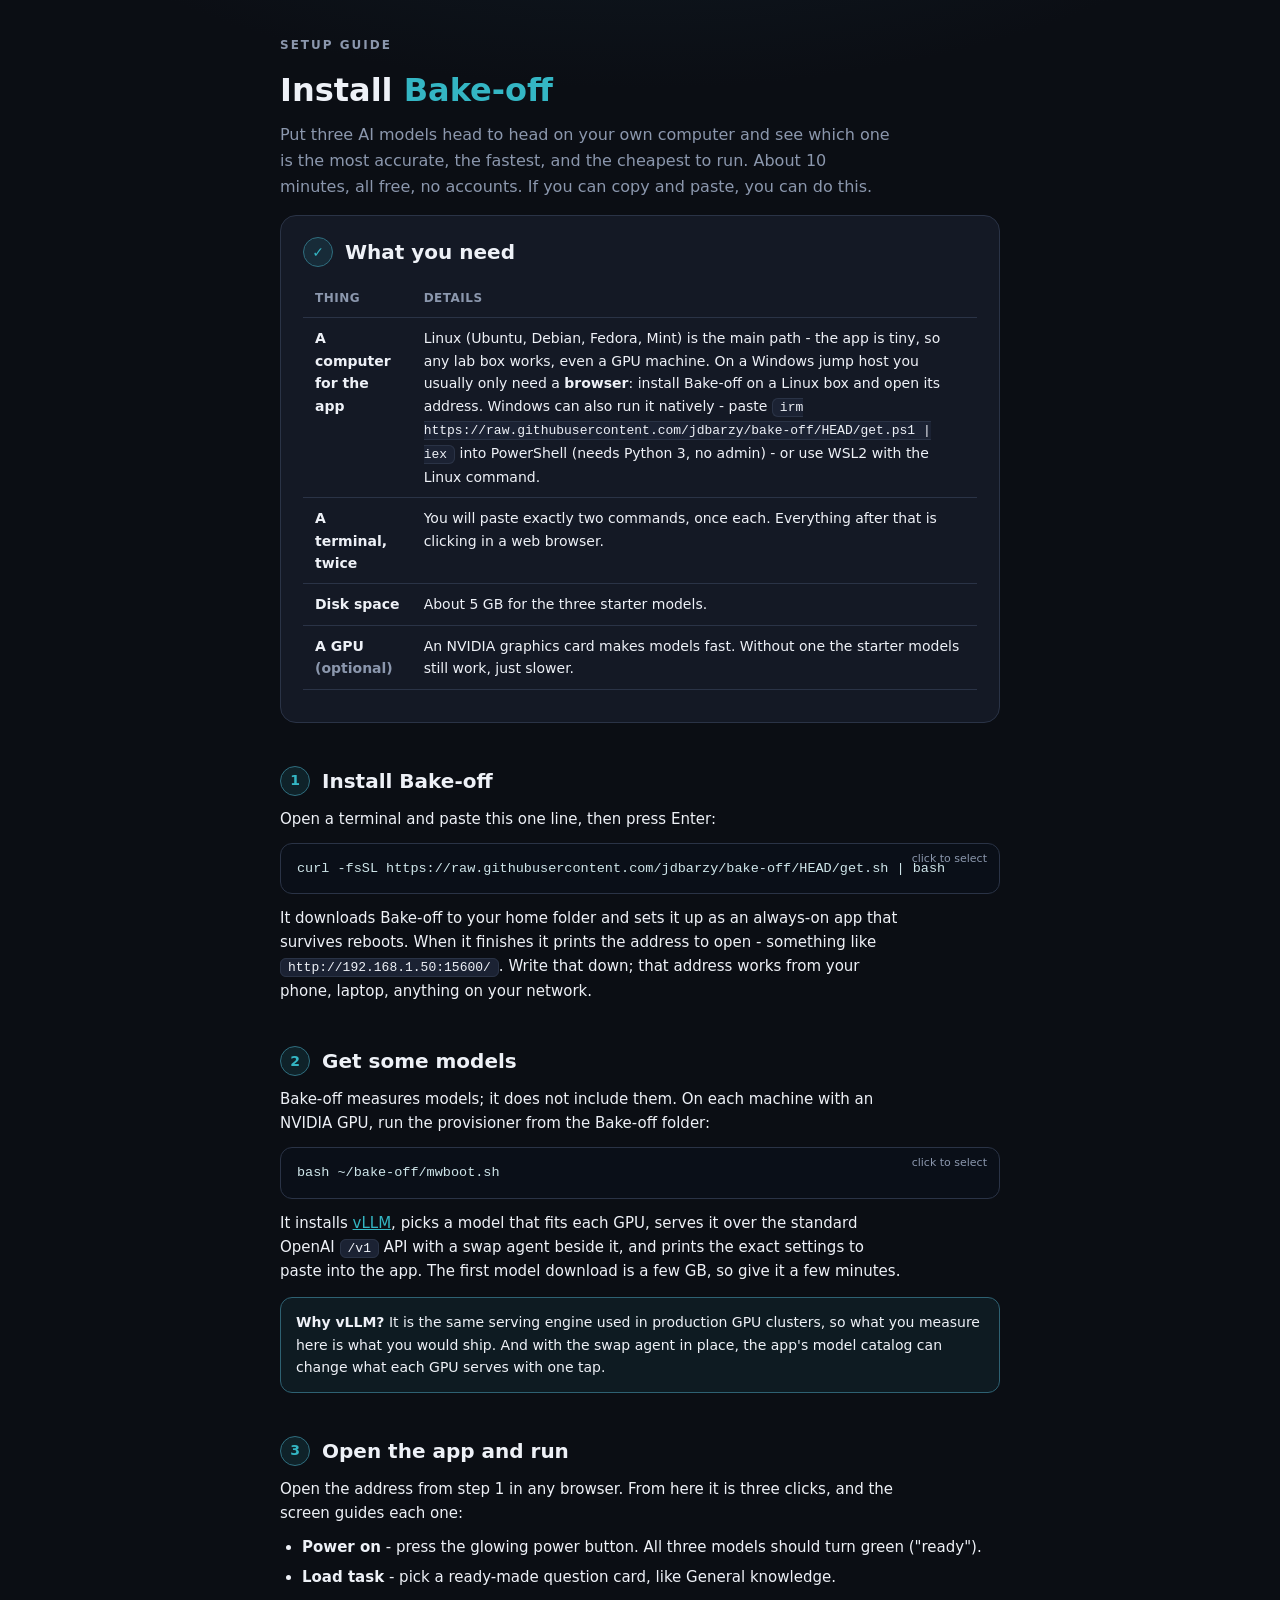
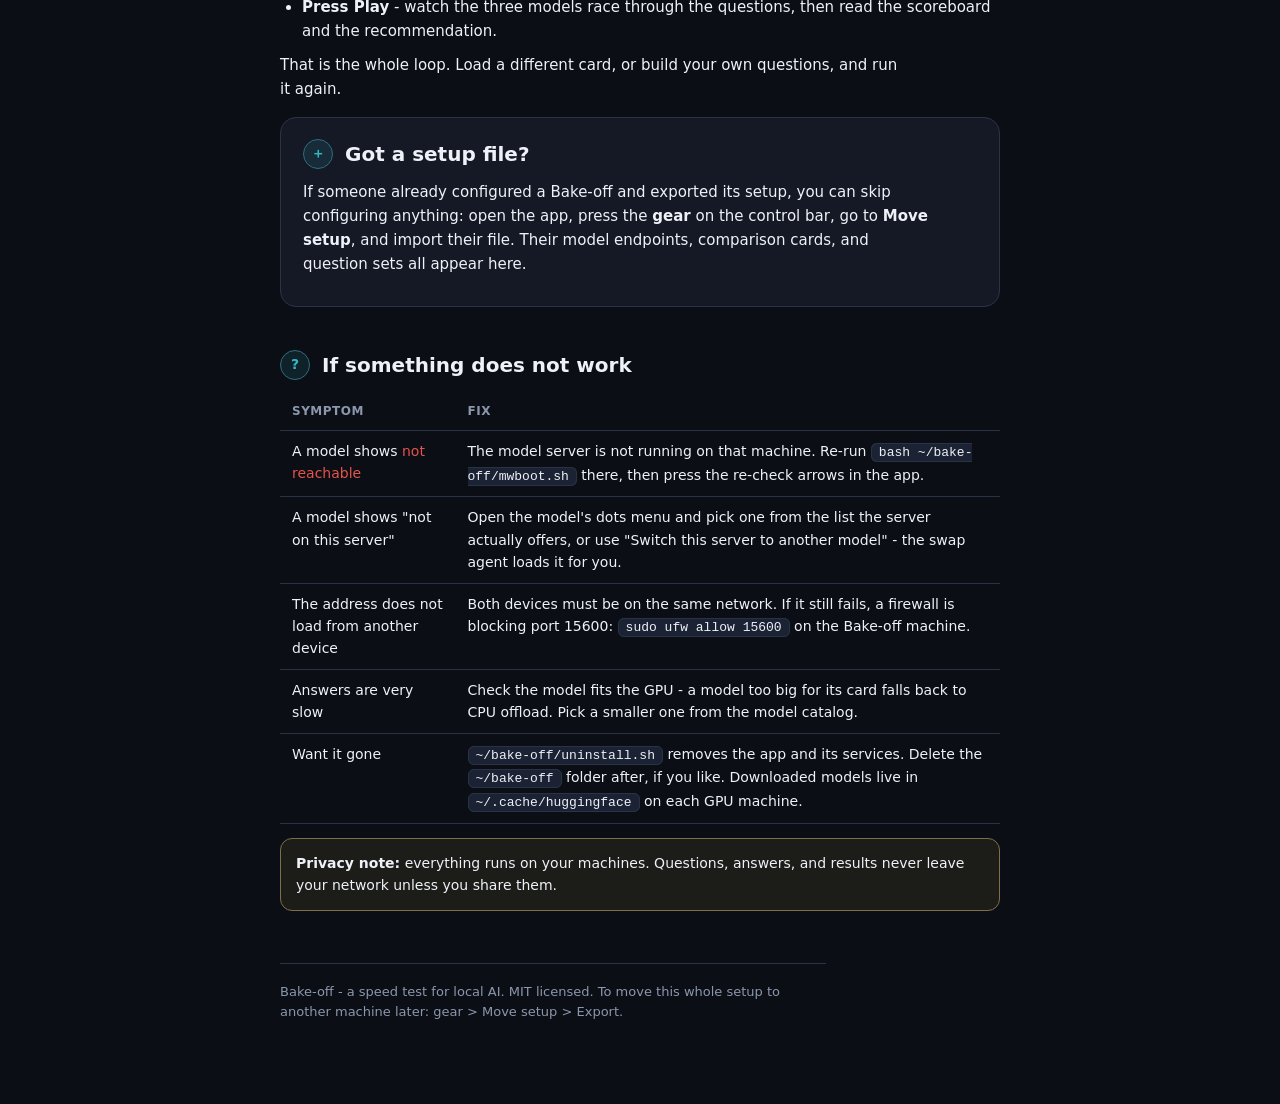
<file: INSTALL.html>
<!doctype html>
<html lang="en">
<head>
<meta charset="utf-8">
<meta name="viewport" content="width=device-width, initial-scale=1">
<title>Install Bake-off</title>
<style>
  :root{--bg:#0b0e14;--panel:#141925;--panel2:#1b2233;--line:#2a3346;--txt:#eef1f7;--muted:#8b97ad;
        --pass:#2ec27e;--fail:#e5534b;--accent:#34b6c4;--radius:16px;}
  *{box-sizing:border-box;}
  body{margin:0;color:var(--txt);font:15px/1.6 'Inter',system-ui,'Segoe UI',Roboto,sans-serif;
       background:radial-gradient(1200px 600px at 50% -10%,#12202b 0%,var(--bg) 60%);}
  .wrap{max-width:760px;margin:0 auto;padding:36px 20px 80px;}
  h1{font-size:32px;margin:10px 0 6px;}
  h1 .tld{color:var(--accent);}
  .lead{color:var(--muted);font-size:16px;margin:0 0 8px;max-width:60ch;}
  h2{font-size:20px;margin:42px 0 10px;display:flex;align-items:center;gap:12px;}
  .stepnum{flex:none;width:30px;height:30px;border-radius:50%;display:inline-flex;align-items:center;justify-content:center;
           font-size:14px;font-weight:800;color:var(--accent);border:1px solid color-mix(in srgb,var(--accent) 45%,var(--line));
           background:color-mix(in srgb,var(--accent) 12%,transparent);}
  p{margin:10px 0;max-width:66ch;}
  .card{background:var(--panel);border:1px solid var(--line);border-radius:var(--radius);padding:20px 22px;margin:16px 0;}
  .cmd{position:relative;background:#0a0f18;border:1px solid var(--line);border-radius:12px;padding:14px 16px;margin:12px 0;
       font:13.5px/1.6 ui-monospace,Menlo,Consolas,monospace;color:#cfe6ea;overflow-x:auto;white-space:pre;cursor:pointer;}
  .cmd:hover{border-color:color-mix(in srgb,var(--accent) 55%,var(--line));}
  .cmd::after{content:'click to select';position:absolute;top:8px;right:12px;font:11px Inter,system-ui,sans-serif;color:var(--muted);}
  .cmd.copied::after{content:'copied!';color:var(--pass);}
  table{border-collapse:collapse;width:100%;margin:12px 0;font-size:14px;}
  th,td{text-align:left;padding:9px 12px;border-bottom:1px solid var(--line);vertical-align:top;}
  th{color:var(--muted);font-size:12px;text-transform:uppercase;letter-spacing:.5px;}
  .ok{color:var(--pass);font-weight:700;}
  .muted{color:var(--muted);}
  .tip{display:flex;gap:12px;align-items:flex-start;background:color-mix(in srgb,var(--accent) 8%,transparent);
       border:1px solid color-mix(in srgb,var(--accent) 35%,var(--line));border-radius:12px;padding:13px 15px;margin:14px 0;font-size:14px;}
  .tip b{color:var(--txt);}
  .warn{border-color:color-mix(in srgb,#e5b94b 45%,var(--line));background:color-mix(in srgb,#e5b94b 8%,transparent);}
  code{background:var(--panel2);border:1px solid var(--line);border-radius:6px;padding:1px 7px;font-size:13px;}
  a{color:var(--accent);}
  .foot{margin-top:52px;color:var(--muted);font-size:13px;border-top:1px solid var(--line);padding-top:18px;}
  ul{margin:8px 0;padding-left:22px;} li{margin:6px 0;}
  @media (max-width:600px){ h1{font-size:26px;} .wrap{padding:24px 14px 60px;} }
</style>
</head>
<body>
<div class="wrap">

  <p class="muted" style="text-transform:uppercase;letter-spacing:2px;font-size:12px;font-weight:600;margin:0">Setup guide</p>
  <h1>Install <span class="tld">Bake-off</span></h1>
  <p class="lead">Put three AI models head to head on your own computer and see which one is the most accurate, the fastest, and the cheapest to run. About 10 minutes, all free, no accounts. If you can copy and paste, you can do this.</p>

  <div class="card">
    <h2 style="margin-top:0"><span class="stepnum">✓</span>What you need</h2>
    <table>
      <tr><th>Thing</th><th>Details</th></tr>
      <tr><td><b>A computer for the app</b></td><td>Linux (Ubuntu, Debian, Fedora, Mint) is the main path - the app is tiny, so any lab box works, even a GPU machine. On a Windows jump host you usually only need a <b>browser</b>: install Bake-off on a Linux box and open its address. Windows can also run it natively - paste <code>irm https://raw.githubusercontent.com/jdbarzy/bake-off/HEAD/get.ps1 | iex</code> into PowerShell (needs Python 3, no admin) - or use WSL2 with the Linux command.</td></tr>
      <tr><td><b>A terminal, twice</b></td><td>You will paste exactly two commands, once each. Everything after that is clicking in a web browser.</td></tr>
      <tr><td><b>Disk space</b></td><td>About 5 GB for the three starter models.</td></tr>
      <tr><td><b>A GPU <span class="muted">(optional)</span></b></td><td>An NVIDIA graphics card makes models fast. Without one the starter models still work, just slower.</td></tr>
    </table>
  </div>

  <h2><span class="stepnum">1</span>Install Bake-off</h2>
  <p>Open a terminal and paste this one line, then press Enter:</p>
  <div class="cmd">curl -fsSL https://raw.githubusercontent.com/jdbarzy/bake-off/HEAD/get.sh | bash</div>
  <p>It downloads Bake-off to your home folder and sets it up as an always-on app that survives reboots. When it finishes it prints the address to open - something like <code>http://192.168.1.50:15600/</code>. Write that down; that address works from your phone, laptop, anything on your network.</p>

  <h2><span class="stepnum">2</span>Get some models</h2>
  <p>Bake-off measures models; it does not include them. On each machine with an NVIDIA GPU, run the provisioner from the Bake-off folder:</p>
  <div class="cmd">bash ~/bake-off/mwboot.sh</div>
  <p>It installs <a href="https://docs.vllm.ai">vLLM</a>, picks a model that fits each GPU, serves it over the standard OpenAI <code>/v1</code> API with a swap agent beside it, and prints the exact settings to paste into the app. The first model download is a few GB, so give it a few minutes.</p>
  <div class="tip"><div><b>Why vLLM?</b> It is the same serving engine used in production GPU clusters, so what you measure here is what you would ship. And with the swap agent in place, the app's model catalog can change what each GPU serves with one tap.</div></div>

  <h2><span class="stepnum">3</span>Open the app and run</h2>
  <p>Open the address from step 1 in any browser. From here it is three clicks, and the screen guides each one:</p>
  <ul>
    <li><b>Power on</b> - press the glowing power button. All three models should turn green ("ready").</li>
    <li><b>Load task</b> - pick a ready-made question card, like General knowledge.</li>
    <li><b>Press Play</b> - watch the three models race through the questions, then read the scoreboard and the recommendation.</li>
  </ul>
  <p>That is the whole loop. Load a different card, or build your own questions, and run it again.</p>

  <div class="card">
    <h2 style="margin-top:0"><span class="stepnum">＋</span>Got a setup file?</h2>
    <p>If someone already configured a Bake-off and exported its setup, you can skip configuring anything: open the app, press the <b>gear</b> on the control bar, go to <b>Move setup</b>, and import their file. Their model endpoints, comparison cards, and question sets all appear here.</p>
  </div>

  <h2><span class="stepnum">?</span>If something does not work</h2>
  <table>
    <tr><th>Symptom</th><th>Fix</th></tr>
    <tr><td>A model shows <span style="color:var(--fail)">not reachable</span></td><td>The model server is not running on that machine. Re-run <code>bash ~/bake-off/mwboot.sh</code> there, then press the re-check arrows in the app.</td></tr>
    <tr><td>A model shows "not on this server"</td><td>Open the model's dots menu and pick one from the list the server actually offers, or use "Switch this server to another model" - the swap agent loads it for you.</td></tr>
    <tr><td>The address does not load from another device</td><td>Both devices must be on the same network. If it still fails, a firewall is blocking port 15600: <code>sudo ufw allow 15600</code> on the Bake-off machine.</td></tr>
    <tr><td>Answers are very slow</td><td>Check the model fits the GPU - a model too big for its card falls back to CPU offload. Pick a smaller one from the model catalog.</td></tr>
    <tr><td>Want it gone</td><td><code>~/bake-off/uninstall.sh</code> removes the app and its services. Delete the <code>~/bake-off</code> folder after, if you like. Downloaded models live in <code>~/.cache/huggingface</code> on each GPU machine.</td></tr>
  </table>

  <div class="tip warn"><div><b>Privacy note:</b> everything runs on your machines. Questions, answers, and results never leave your network unless you share them.</div></div>

  <p class="foot">Bake-off - a speed test for local AI. MIT licensed. To move this whole setup to another machine later: gear &gt; Move setup &gt; Export.</p>
</div>

<script>
  // click a command block to select it (works offline; copy is then ctrl+c / long-press)
  document.querySelectorAll('.cmd').forEach(function(el){
    el.addEventListener('click', function(){
      var r=document.createRange(); r.selectNodeContents(el);
      var s=getSelection(); s.removeAllRanges(); s.addRange(r);
      if(navigator.clipboard){ navigator.clipboard.writeText(el.textContent.trim()).then(function(){
        el.classList.add('copied'); setTimeout(function(){el.classList.remove('copied');},1600); }).catch(function(){}); }
    });
  });
</script>
</body>
</html>
</file>
